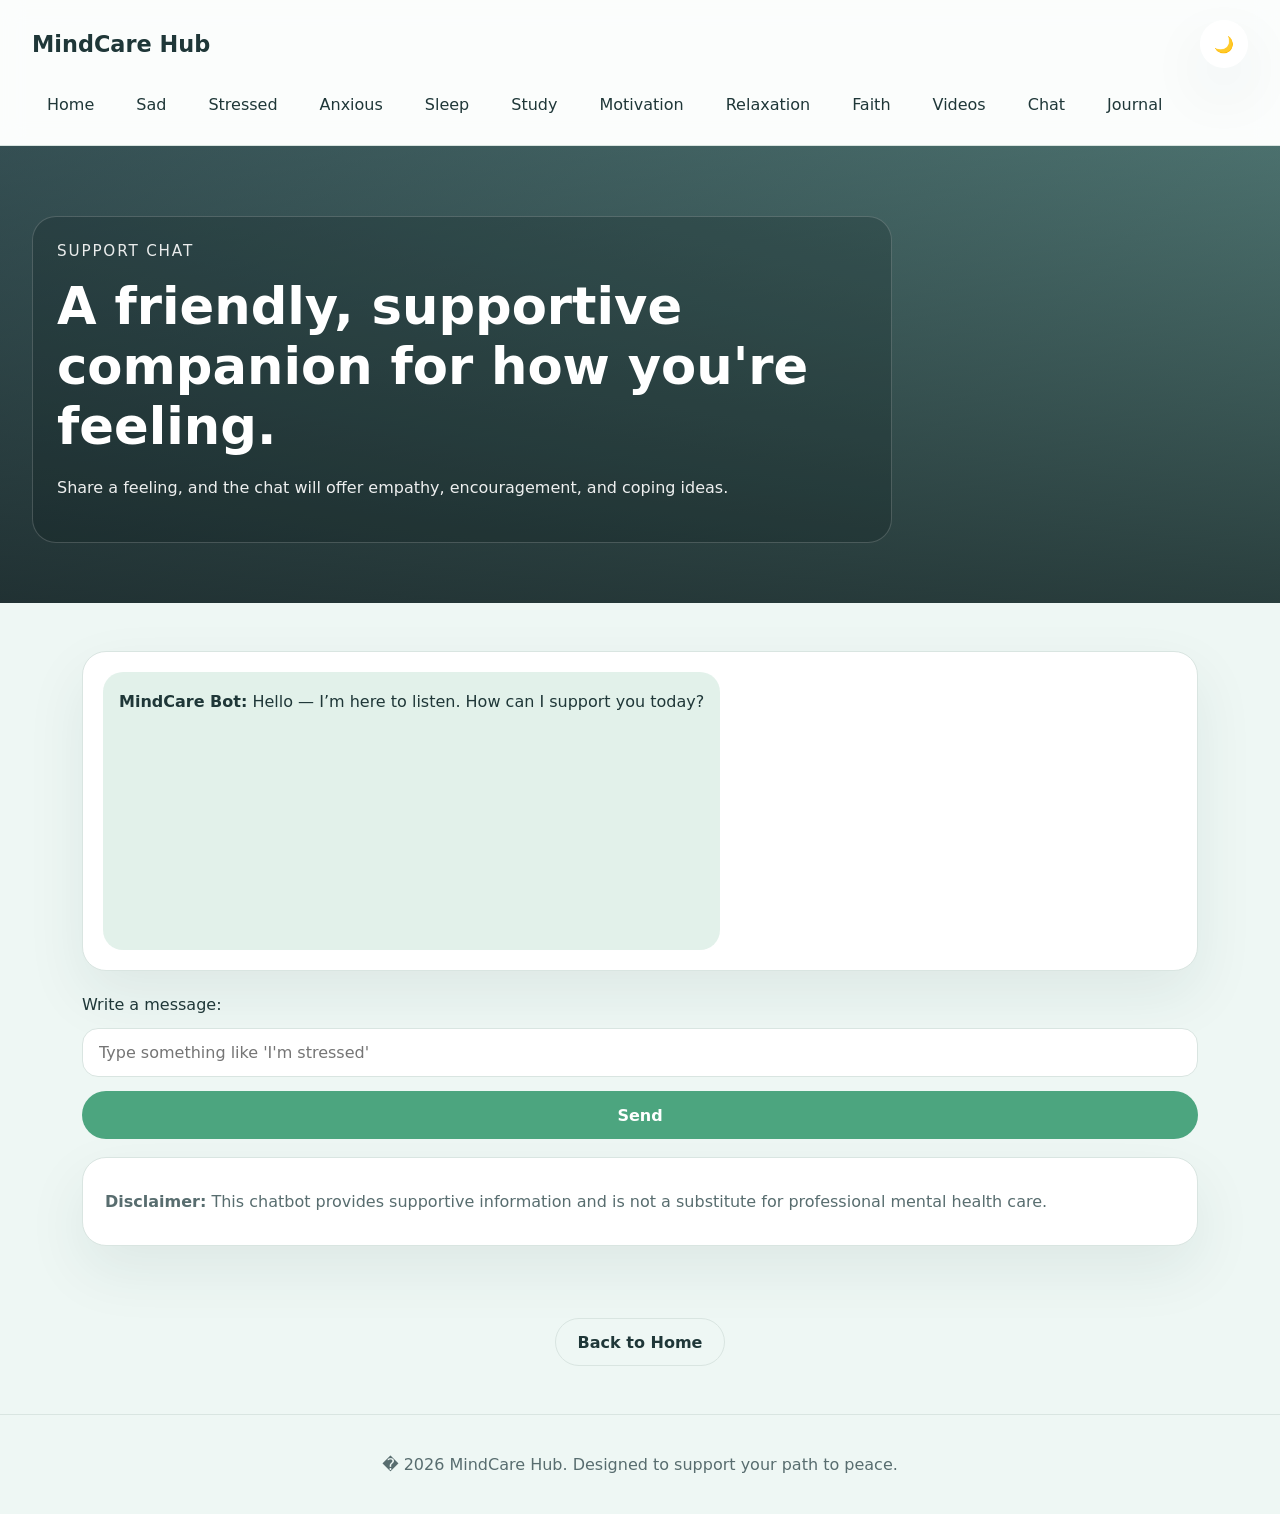
<file: chat.html>
<!DOCTYPE html>
<html lang="en">
<head>
  <meta charset="UTF-8">
  <meta name="viewport" content="width=device-width, initial-scale=1.0">
  <title>Support Chat | MindCare Hub</title>
  <link rel="stylesheet" href="css/style.css">
</head>
<body>
  <header class="site-header">
    <div class="brand"><a href="index.html">MindCare Hub</a></div>
    <button class="theme-toggle" onclick="toggleTheme()" aria-label="Toggle dark mode">??</button>
    <nav class="site-nav">
      <a href="index.html">Home</a>
      <a href="sad.html">Sad</a>
      <a href="stressed.html">Stressed</a>
      <a href="anxious.html">Anxious</a>
      <a href="sleep.html">Sleep</a>
      <a href="study-pressure.html">Study</a>
      <a href="motivation.html">Motivation</a>
      <a href="relaxation.html">Relaxation</a>
      <a href="faith.html">Faith</a>
      <a href="videos.html">Videos</a>
      <a href="chat.html">Chat</a>
      <a href="journal.html">Journal</a>
    </nav>
  </header>

  <main>
    <section class="hero hero-chat">
      <div class="hero-content hero-panel">
        <span class="eyebrow">Support Chat</span>
        <h1>A friendly, supportive companion for how you're feeling.</h1>
        <p>Share a feeling, and the chat will offer empathy, encouragement, and coping ideas.</p>
      </div>
    </section>

    <section class="page-section">
      <div class="chat-window" id="chatWindow"></div>
      <form id="chatForm" class="chat-form">
        <label for="chatInput">Write a message:</label>
        <input id="chatInput" type="text" placeholder="Type something like 'I'm stressed'" autocomplete="off" required>
        <button class="button accent" type="submit">Send</button>
      </form>
      <div class="disclaimer-box">
        <p><strong>Disclaimer:</strong> This chatbot provides supportive information and is not a substitute for professional mental health care.</p>
      </div>
    </section>

    <div class="button-row">
      <a class="button secondary" href="index.html">Back to Home</a>
    </div>
  </main>

  <footer class="site-footer">
    <p>� 2026 MindCare Hub. Designed to support your path to peace.</p>
  </footer>
  <script src="js/script.js"></script>
</body>
</html>
</file>
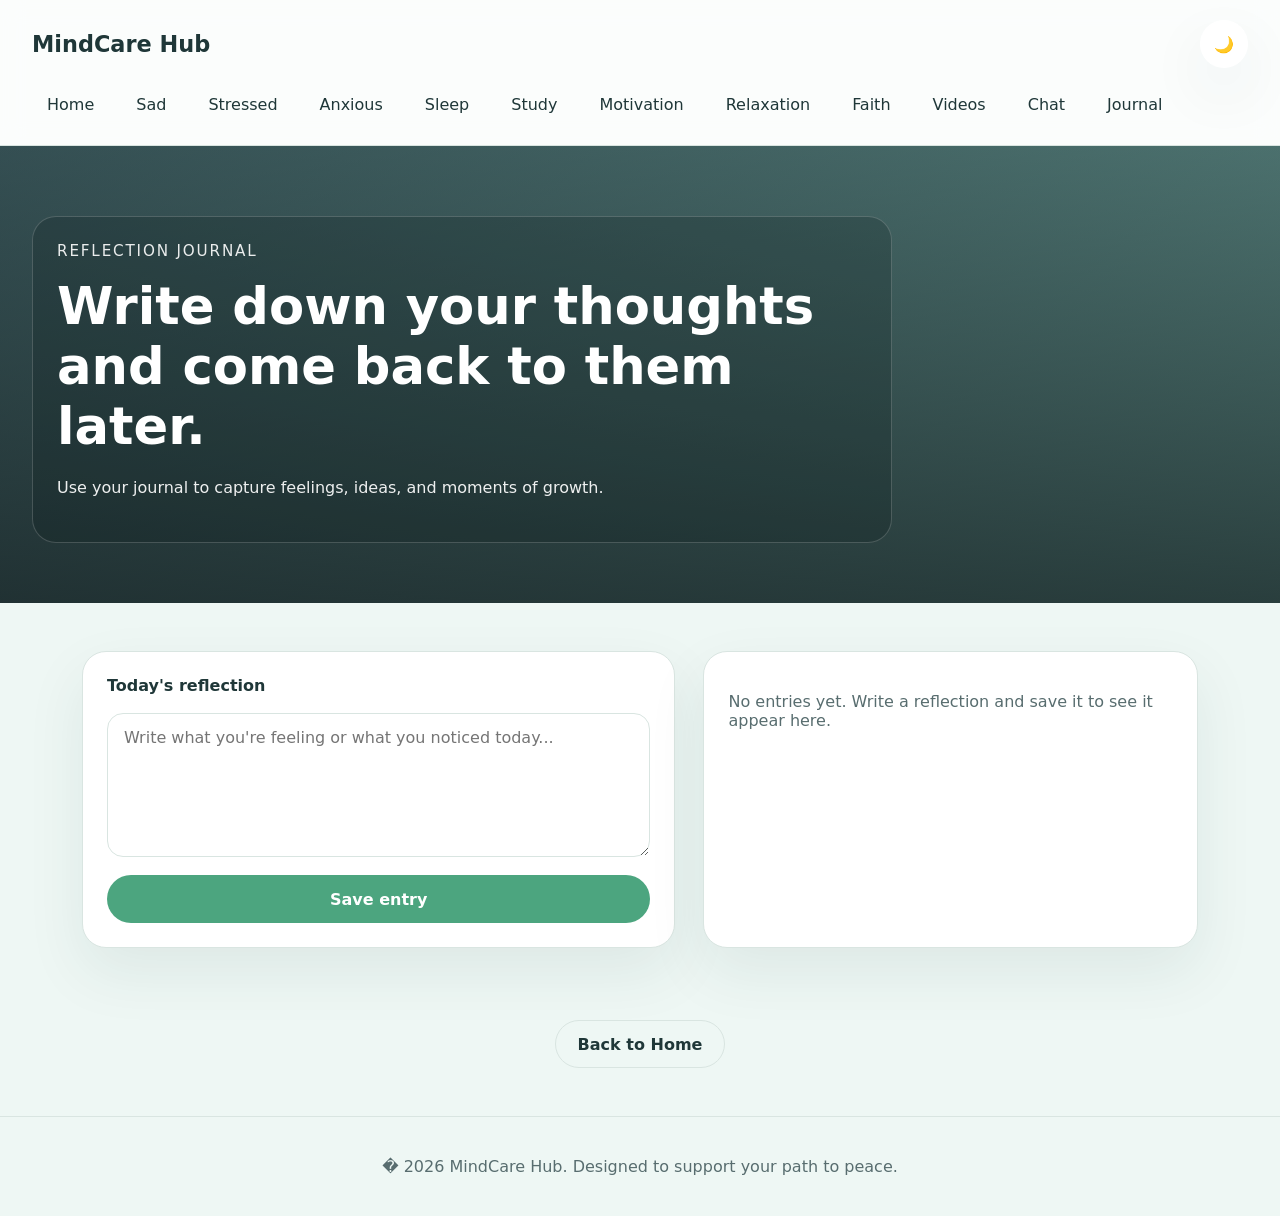
<file: journal.html>
<!DOCTYPE html>
<html lang="en">
<head>
  <meta charset="UTF-8">
  <meta name="viewport" content="width=device-width, initial-scale=1.0">
  <title>Reflection Journal | MindCare Hub</title>
  <link rel="stylesheet" href="css/style.css">
</head>
<body>
  <header class="site-header">
    <div class="brand"><a href="index.html">MindCare Hub</a></div>
    <button class="theme-toggle" onclick="toggleTheme()" aria-label="Toggle dark mode">??</button>
    <nav class="site-nav">
      <a href="index.html">Home</a>
      <a href="sad.html">Sad</a>
      <a href="stressed.html">Stressed</a>
      <a href="anxious.html">Anxious</a>
      <a href="sleep.html">Sleep</a>
      <a href="study-pressure.html">Study</a>
      <a href="motivation.html">Motivation</a>
      <a href="relaxation.html">Relaxation</a>
      <a href="faith.html">Faith</a>
      <a href="videos.html">Videos</a>
      <a href="chat.html">Chat</a>
      <a href="journal.html">Journal</a>
    </nav>
  </header>

  <main>
    <section class="hero hero-journal">
      <div class="hero-content hero-panel">
        <span class="eyebrow">Reflection Journal</span>
        <h1>Write down your thoughts and come back to them later.</h1>
        <p>Use your journal to capture feelings, ideas, and moments of growth.</p>
      </div>
    </section>

    <section class="page-section journal-section">
      <form id="journalForm" class="journal-form">
        <label for="journalInput">Today's reflection</label>
        <textarea id="journalInput" rows="6" placeholder="Write what you're feeling or what you noticed today..."></textarea>
        <button class="button accent" type="submit">Save entry</button>
      </form>
      <div class="journal-list" id="journalEntries"></div>
    </section>

    <div class="button-row">
      <a class="button secondary" href="index.html">Back to Home</a>
    </div>
  </main>

  <footer class="site-footer">
    <p>� 2026 MindCare Hub. Designed to support your path to peace.</p>
  </footer>
  <script src="js/script.js"></script>
</body>
</html>
</file>
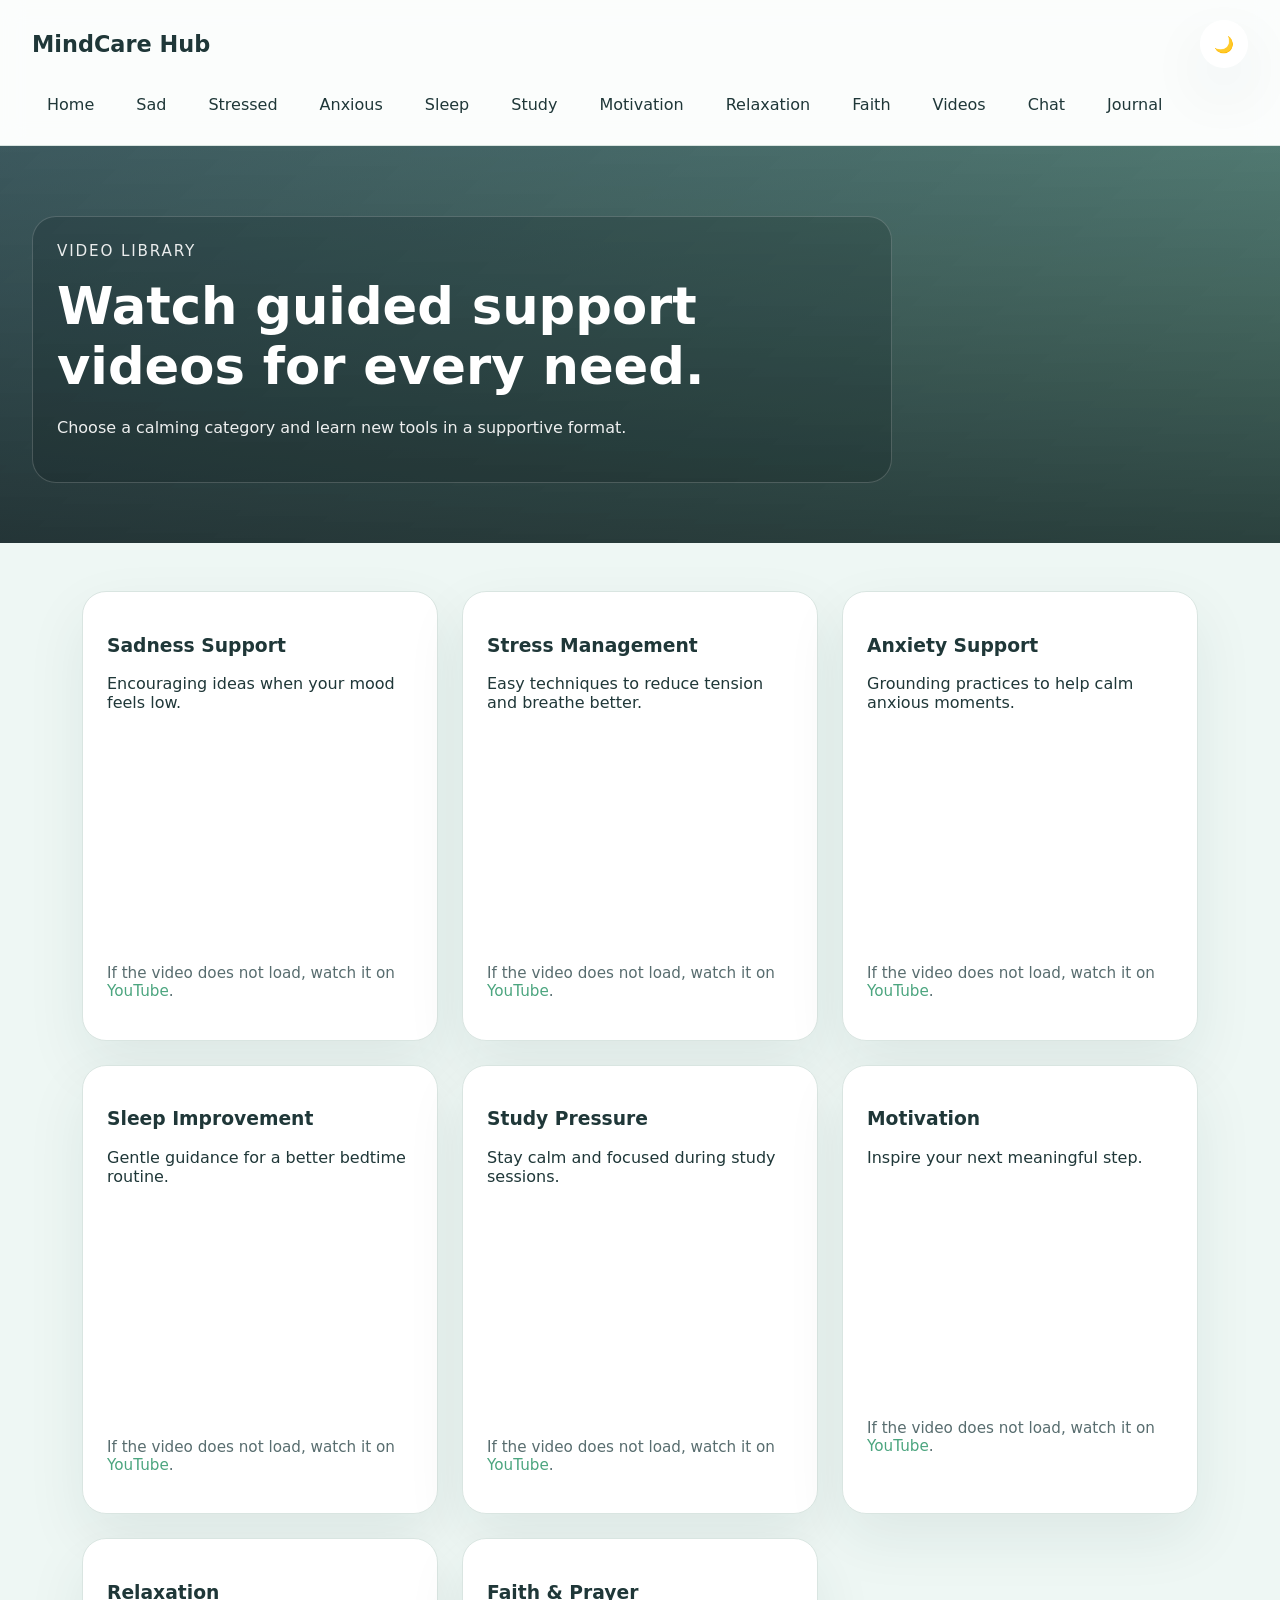
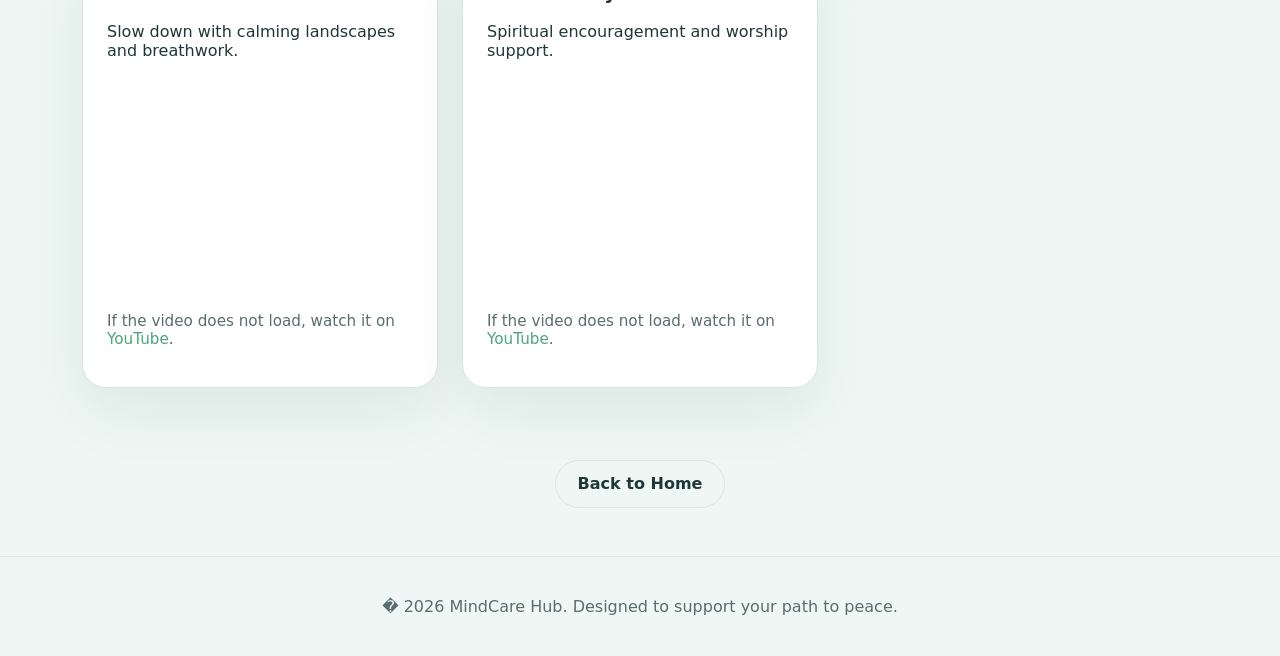
<file: videos.html>
<!DOCTYPE html>
<html lang="en">
<head>
  <meta charset="UTF-8">
  <meta name="viewport" content="width=device-width, initial-scale=1.0">
  <title>Video Library | MindCare Hub</title>
  <link rel="stylesheet" href="css/style.css">
</head>
<body>
  <header class="site-header">
    <div class="brand"><a href="index.html">MindCare Hub</a></div>
    <button class="theme-toggle" onclick="toggleTheme()" aria-label="Toggle dark mode">??</button>
    <nav class="site-nav">
      <a href="index.html">Home</a>
      <a href="sad.html">Sad</a>
      <a href="stressed.html">Stressed</a>
      <a href="anxious.html">Anxious</a>
      <a href="sleep.html">Sleep</a>
      <a href="study-pressure.html">Study</a>
      <a href="motivation.html">Motivation</a>
      <a href="relaxation.html">Relaxation</a>
      <a href="faith.html">Faith</a>
      <a href="videos.html">Videos</a>
      <a href="chat.html">Chat</a>
      <a href="journal.html">Journal</a>
    </nav>
  </header>

  <main>
    <section class="hero hero-video">
      <div class="hero-content hero-panel">
        <span class="eyebrow">Video Library</span>
        <h1>Watch guided support videos for every need.</h1>
        <p>Choose a calming category and learn new tools in a supportive format.</p>
      </div>
    </section>

    <section class="page-section video-grid">
      <div class="video-card">
        <h3>Sadness Support</h3>
        <p>Encouraging ideas when your mood feels low.</p>
        <iframe src="https://www.youtube.com/embed/5qap5aO4i9A" title="Sadness support" frameborder="0" allowfullscreen></iframe>
        <p class="video-fallback">If the video does not load, watch it on <a href="https://www.youtube.com/watch?v=5qap5aO4i9A" target="_blank" rel="noopener">YouTube</a>.</p>
      </div>
      <div class="video-card">
        <h3>Stress Management</h3>
        <p>Easy techniques to reduce tension and breathe better.</p>
        <iframe src="https://www.youtube.com/embed/2OEL4P1Rz04" title="Stress Management" frameborder="0" allowfullscreen></iframe>
        <p class="video-fallback">If the video does not load, watch it on <a href="https://www.youtube.com/watch?v=2OEL4P1Rz04" target="_blank" rel="noopener">YouTube</a>.</p>
      </div>
      <div class="video-card">
        <h3>Anxiety Support</h3>
        <p>Grounding practices to help calm anxious moments.</p>
        <iframe src="https://www.youtube.com/embed/O-6f5wQXSu8" title="Anxiety Support" frameborder="0" allowfullscreen></iframe>
        <p class="video-fallback">If the video does not load, watch it on <a href="https://www.youtube.com/watch?v=O-6f5wQXSu8" target="_blank" rel="noopener">YouTube</a>.</p>
      </div>
      <div class="video-card">
        <h3>Sleep Improvement</h3>
        <p>Gentle guidance for a better bedtime routine.</p>
        <iframe src="https://www.youtube.com/embed/1vx8iUvfyCY" title="Sleep Improvement" frameborder="0" allowfullscreen></iframe>
        <p class="video-fallback">If the video does not load, watch it on <a href="https://www.youtube.com/watch?v=1vx8iUvfyCY" target="_blank" rel="noopener">YouTube</a>.</p>
      </div>
      <div class="video-card">
        <h3>Study Pressure</h3>
        <p>Stay calm and focused during study sessions.</p>
        <iframe src="https://www.youtube.com/embed/5yx6BWlEVcY" title="Study Pressure" frameborder="0" allowfullscreen></iframe>
        <p class="video-fallback">If the video does not load, watch it on <a href="https://www.youtube.com/watch?v=5yx6BWlEVcY" target="_blank" rel="noopener">YouTube</a>.</p>
      </div>
      <div class="video-card">
        <h3>Motivation</h3>
        <p>Inspire your next meaningful step.</p>
        <iframe src="https://www.youtube.com/embed/ZXsQAXx_ao0" title="Motivation" frameborder="0" allowfullscreen></iframe>
        <p class="video-fallback">If the video does not load, watch it on <a href="https://www.youtube.com/watch?v=ZXsQAXx_ao0" target="_blank" rel="noopener">YouTube</a>.</p>
      </div>
      <div class="video-card">
        <h3>Relaxation</h3>
        <p>Slow down with calming landscapes and breathwork.</p>
        <iframe src="https://www.youtube.com/embed/WNIPqafd4As" title="Relaxation" frameborder="0" allowfullscreen></iframe>
        <p class="video-fallback">If the video does not load, watch it on <a href="https://www.youtube.com/watch?v=WNIPqafd4As" target="_blank" rel="noopener">YouTube</a>.</p>
      </div>
      <div class="video-card">
        <h3>Faith & Prayer</h3>
        <p>Spiritual encouragement and worship support.</p>
        <iframe src="https://www.youtube.com/embed/-9kLf3uDPXc" title="Faith & Prayer" frameborder="0" allowfullscreen></iframe>
        <p class="video-fallback">If the video does not load, watch it on <a href="https://www.youtube.com/watch?v=-9kLf3uDPXc" target="_blank" rel="noopener">YouTube</a>.</p>
      </div>
    </section>

    <div class="button-row">
      <a class="button secondary" href="index.html">Back to Home</a>
    </div>
  </main>

  <footer class="site-footer">
    <p>� 2026 MindCare Hub. Designed to support your path to peace.</p>
  </footer>
  <script src="js/script.js"></script>
</body>
</html>
</file>
<file: css/style.css>
﻿:root {
  --bg: #eef7f4;
  --panel: #ffffff;
  --text: #1f3738;
  --muted: #586d6f;
  --accent: #4ca57f;
  --accent-soft: rgba(76,165,127,0.14);
  --border: #d9e5e1;
  --shadow: 0 24px 60px rgba(21,58,61,0.08);
}

[data-theme="dark"] {
  --bg: #0f1b1e;
  --panel: #15272c;
  --text: #e7f2f0;
  --muted: #94b5b1;
  --accent: #7cc4a9;
  --accent-soft: rgba(124,196,169,0.18);
  --border: #244144;
  --shadow: 0 24px 60px rgba(0,0,0,0.35);
}

* {
  box-sizing: border-box;
}

body {
  margin: 0;
  font-family: Inter, system-ui, -apple-system, BlinkMacSystemFont, "Segoe UI", sans-serif;
  background: var(--bg);
  color: var(--text);
  min-height: 100vh;
}

a {
  color: inherit;
  text-decoration: none;
}

button,
input,
select,
textarea {
  font: inherit;
}

.site-header {
  display: flex;
  flex-wrap: wrap;
  align-items: center;
  gap: 16px;
  justify-content: space-between;
  padding: 20px 32px;
  background: rgba(255,255,255,0.75);
  border-bottom: 1px solid var(--border);
  position: sticky;
  top: 0;
  backdrop-filter: blur(12px);
  z-index: 10;
}

.brand a {
  font-size: 1.4rem;
  font-weight: 700;
  color: var(--text);
}

.site-nav {
  display: flex;
  flex-wrap: wrap;
  gap: 12px;
  justify-content: center;
}

.site-nav a {
  padding: 10px 14px;
  border-radius: 999px;
  border: 1px solid transparent;
  transition: all 0.2s ease;
}

.site-nav a:hover,
.site-nav a:focus-visible {
  background: var(--accent-soft);
  border-color: var(--accent);
}

.theme-toggle {
  border: none;
  background: var(--panel);
  color: var(--text);
  padding: 10px 14px;
  border-radius: 999px;
  box-shadow: var(--shadow);
  cursor: pointer;
}

.hero {
  padding: 70px 32px 60px;
  color: #fff;
  position: relative;
  overflow: hidden;
}

.hero::after {
  content: "";
  position: absolute;
  inset: 0;
  background: linear-gradient(180deg, rgba(15,23,25,0.35), rgba(15,23,25,0.75));
  pointer-events: none;
}

.hero-content {
  position: relative;
  max-width: 860px;
  z-index: 1;
}

.hero-panel {
  background: rgba(9,20,24,0.2);
  padding: 24px;
  border-radius: 24px;
  border: 1px solid rgba(255,255,255,0.18);
}

.hero-home {
  background: linear-gradient(135deg, rgba(52,152,219,0.8), rgba(73,188,163,0.82)), url('images/relaxation.jpg') center/cover no-repeat;
}

.hero-sad {
  background: linear-gradient(135deg, rgba(86,97,116,0.8), rgba(142,192,198,0.8)), url('images/sunset.jpg') center/cover no-repeat;
}

.hero-stress {
  background: linear-gradient(135deg, rgba(30,85,60,0.8), rgba(71,135,112,0.85)), url('images/forest.jpg') center/cover no-repeat;
}

.hero-anxious {
  background: linear-gradient(135deg, rgba(44,93,117,0.8), rgba(124,174,184,0.78)), url('images/lake.jpg') center/cover no-repeat;
}

.hero-sleep {
  background: linear-gradient(135deg, rgba(24,37,56,0.82), rgba(65,103,132,0.7)), url('images/sleep.jpg') center/cover no-repeat;
}

.hero-study {
  background: linear-gradient(135deg, rgba(49,76,89,0.85), rgba(95,142,158,0.76)), url('images/motivation.jpg') center/cover no-repeat;
}

.hero-motivation {
  background: linear-gradient(135deg, rgba(61,108,133,0.85), rgba(117,175,154,0.78)), url('images/motivation.jpg') center/cover no-repeat;
}

.hero-relaxation {
  background: linear-gradient(135deg, rgba(51,95,95,0.82), rgba(118,179,163,0.75)), url('images/relaxation.jpg') center/cover no-repeat;
}

.hero-faith {
  background: linear-gradient(180deg, rgba(4,19,23,0.8), rgba(7,34,46,0.82)), url('images/faith-background.jpg') center/cover no-repeat;
  min-height: 60vh;
}

.hero-video {
  background: linear-gradient(135deg, rgba(56,101,111,0.85), rgba(94,173,148,0.78));
}

.hero-chat,
.hero-journal {
  background: linear-gradient(135deg, rgba(45,86,92,0.86), rgba(83,157,146,0.76));
}

.eyebrow {
  display: inline-block;
  margin-bottom: 16px;
  font-size: 0.95rem;
  letter-spacing: 0.12em;
  text-transform: uppercase;
  color: rgba(255,255,255,0.9);
}

.hero h1 {
  font-size: clamp(2.4rem, 4vw, 4rem);
  margin: 0 0 18px;
}

.hero p {
  max-width: 680px;
  line-height: 1.75;
  color: rgba(255,255,255,0.92);
}

.page-section {
  max-width: 1180px;
  margin: 0 auto;
  padding: 48px 32px;
}

.page-section h2 {
  margin-top: 0;
  font-size: 1.9rem;
  color: var(--text);
}

.card-grid,
.video-grid,
.gallery-grid,
.split-grid {
  display: grid;
  gap: 24px;
}

.card-grid {
  grid-template-columns: repeat(auto-fit, minmax(260px, 1fr));
}

.card {
  background: var(--panel);
  border: 1px solid var(--border);
  border-radius: 24px;
  padding: 28px;
  box-shadow: var(--shadow);
}

.card h3 {
  margin-top: 0;
}

.card p {
  color: var(--muted);
  line-height: 1.8;
}

.button,
.button.accent,
.button.secondary {
  display: inline-flex;
  align-items: center;
  justify-content: center;
  padding: 12px 22px;
  border-radius: 999px;
  border: none;
  cursor: pointer;
  transition: transform 0.2s ease, background-color 0.2s ease;
  text-decoration: none;
  font-weight: 600;
}

.button {
  background: var(--accent-soft);
  color: var(--text);
}

.button.accent {
  background: var(--accent);
  color: #fff;
}

.button.secondary {
  background: transparent;
  color: var(--text);
  border: 1px solid var(--border);
}

.button:hover,
.button:focus-visible,
.button.accent:hover,
.button.secondary:hover {
  transform: translateY(-1px);
}

.mood-block {
  margin-top: 24px;
}

.mood-row {
  display: flex;
  flex-wrap: wrap;
  gap: 12px;
  margin-top: 12px;
}

select,
input[type="text"],
textarea {
  width: 100%;
  padding: 14px 16px;
  border-radius: 16px;
  border: 1px solid var(--border);
  background: var(--panel);
  color: var(--text);
  transition: border-color 0.2s ease;
}

select:focus,
input[type="text"]:focus,
textarea:focus {
  outline: none;
  border-color: var(--accent);
}

.quote-box,
.breathing-box,
.disclaimer-box,
.image-panel,
.song-card,
.video-card,
.journal-form,
.journal-list,
.chat-window {
  background: var(--panel);
  border: 1px solid var(--border);
  border-radius: 24px;
  box-shadow: var(--shadow);
}

.quote-box,
.breathing-box,
.song-card,
.video-card {
  padding: 24px;
}

.quote-box p {
  margin: 0 0 16px;
  font-size: 1.15rem;
  line-height: 1.75;
}

.large-quote {
  text-align: center;
}

.tips-list {
  list-style: none;
  margin: 0;
  padding: 0;
}

.tips-list li {
  position: relative;
  padding-left: 24px;
  margin-bottom: 14px;
  color: var(--muted);
}

.tips-list li::before {
  content: "•";
  position: absolute;
  left: 0;
  color: var(--accent);
}

.split-grid {
  grid-template-columns: repeat(2, minmax(0, 1fr));
}

.gallery-grid {
  grid-template-columns: repeat(auto-fit, minmax(200px, 1fr));
}

.gallery-card {
  min-height: 220px;
  border-radius: 24px;
  display: flex;
  align-items: flex-end;
  justify-content: flex-start;
  padding: 20px;
  color: #fff;
  background-size: cover;
  background-position: center;
}

.gallery-one {
  background-image: linear-gradient(rgba(0,0,0,0.25), rgba(0,0,0,0.25)), url('images/lake.jpg');
}

.gallery-two {
  background-image: linear-gradient(rgba(0,0,0,0.25), rgba(0,0,0,0.25)), url('images/forest.jpg');
}

.gallery-three {
  background-image: linear-gradient(rgba(0,0,0,0.25), rgba(0,0,0,0.25)), url('images/sunset.jpg');
}

.image-panel {
  min-height: 260px;
  border-radius: 24px;
  background: linear-gradient(135deg, rgba(65,103,132,0.9), rgba(38,64,90,0.6)), url('images/sleep.jpg') center/cover no-repeat;
}

.breathing-box p {
  margin: 0 0 18px;
  font-size: 1.2rem;
}

.disclaimer-box {
  padding: 18px 22px;
  margin-top: 18px;
  color: var(--muted);
}

.muted-text {
  color: var(--muted);
}

.video-grid {
  grid-template-columns: repeat(auto-fit, minmax(280px, 1fr));
}

.video-card iframe {
  width: 100%;
  min-height: 220px;
  border-radius: 18px;
  border: none;
}

.video-fallback {
  margin-top: 12px;
  color: var(--muted);
  font-size: 0.95rem;
}

.video-fallback a {
  color: var(--accent);
}

.song-card {
  margin-bottom: 18px;
}

.song-card h3 {
  margin: 0 0 8px;
}

button,
.button,
.button.accent,
.button.secondary {
  min-height: 48px;
}

.button-row {
  padding: 24px 32px 48px;
  display: flex;
  justify-content: center;
}

.journal-section {
  display: grid;
  grid-template-columns: 1.2fr 1fr;
  gap: 28px;
}

.journal-form {
  display: grid;
  gap: 18px;
  padding: 24px;
}

.journal-form label {
  font-weight: 700;
}

.journal-list {
  display: grid;
  gap: 18px;
  padding: 24px;
}

.journal-entry {
  border: 1px solid var(--border);
  border-radius: 20px;
  padding: 18px;
}

.journal-entry p {
  margin: 0 0 16px;
  white-space: pre-wrap;
  line-height: 1.8;
}

.entry-meta {
  display: flex;
  justify-content: space-between;
  align-items: center;
  gap: 10px;
  color: var(--muted);
  font-size: 0.95rem;
}

.entry-meta button {
  background: transparent;
  color: var(--accent);
  border: none;
  cursor: pointer;
  text-decoration: underline;
  padding: 0;
}

.chat-window {
  min-height: 320px;
  padding: 20px;
  overflow-y: auto;
  display: grid;
  gap: 16px;
}

.chat-message {
  max-width: 86%;
  padding: 16px;
  border-radius: 20px;
  line-height: 1.7;
}

.chat-message.user {
  justify-self: end;
  background: rgba(76,165,127,0.12);
}

.chat-message.bot {
  justify-self: start;
  background: rgba(76,165,127,0.16);
}

.chat-form {
  display: grid;
  gap: 14px;
  padding: 24px 0 0;
}

.chat-form input {
  width: 100%;
}

.site-footer {
  padding: 24px 32px;
  text-align: center;
  color: var(--muted);
  border-top: 1px solid var(--border);
}

@media (max-width: 900px) {
  .split-grid,
  .journal-section {
    grid-template-columns: 1fr;
  }
}

@media (max-width: 720px) {
  .site-header {
    padding: 18px 18px;
  }

  .site-nav {
    justify-content: flex-start;
  }

  .hero {
    padding: 56px 18px 48px;
  }

  .page-section {
    padding: 28px 18px;
  }

  .button-row,
  .card-grid,
  .video-grid,
  .gallery-grid {
    width: auto;
  }
}
</file>
